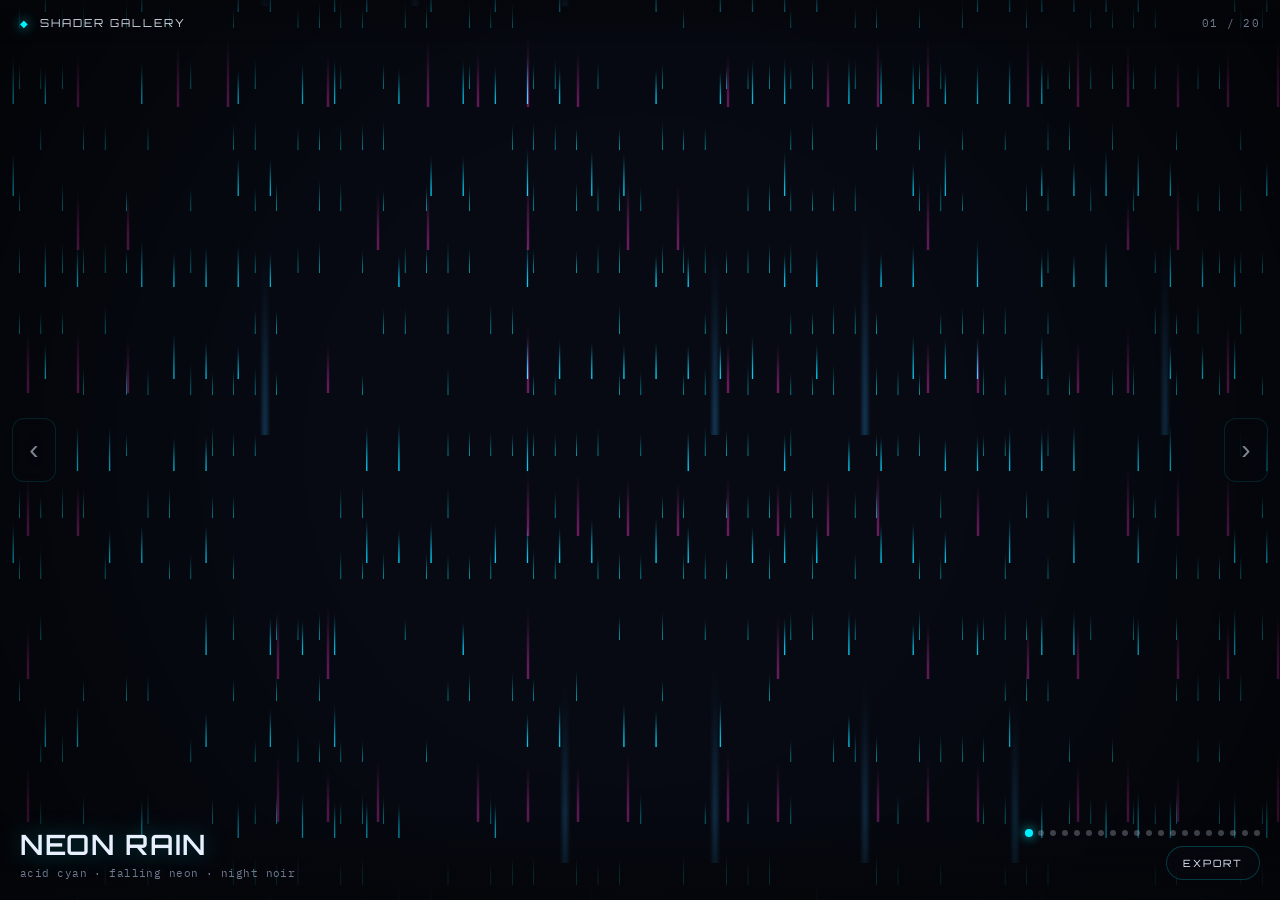
<file: index.html>
<!DOCTYPE html>
<html lang="en">
<head>
  <meta charset="UTF-8" />
  <meta name="viewport" content="width=device-width, initial-scale=1, viewport-fit=cover, maximum-scale=1, user-scalable=no" />
  <meta name="mobile-web-app-capable" content="yes" />
  <meta name="apple-mobile-web-app-capable" content="yes" />
  <meta name="apple-mobile-web-app-status-bar-style" content="black-translucent" />
  <meta name="theme-color" content="#05060a" />
  <meta name="description" content="Julián's Shader Gallery — 20 cyberpunk WebGL section backgrounds" />
  <title>Shader Gallery</title>
  <link rel="icon" href="data:image/svg+xml,%3Csvg xmlns='http://www.w3.org/2000/svg' viewBox='0 0 32 32'%3E%3Crect width='32' height='32' rx='6' fill='%2305060a'/%3E%3Ccircle cx='16' cy='16' r='6' fill='%2300f0ff'/%3E%3C/svg%3E" />
  <link rel="stylesheet" href="styles.css" />
  <link rel="preconnect" href="https://fonts.googleapis.com" />
  <link rel="preconnect" href="https://fonts.gstatic.com" crossorigin />
  <link href="https://fonts.googleapis.com/css2?family=Orbitron:wght@400;600;700&family=IBM+Plex+Mono:wght@400;500&display=swap" rel="stylesheet" />
</head>
<body>
  <div id="fallback" class="fallback" hidden>
    <div class="fallback-card">
      <h1>WebGL unavailable</h1>
      <p>This gallery needs WebGL to run the shaders. Try another browser (Safari 15+, Chrome, Firefox) or enable WebGL in settings.</p>
    </div>
  </div>

  <canvas id="gl" aria-label="Shader canvas"></canvas>

  <div class="chrome" id="chrome">
    <header class="top-bar">
      <div class="brand">
        <span class="brand-mark">◆</span>
        <span class="brand-text">SHADER GALLERY</span>
      </div>
      <div class="counter" id="counter">01 / 20</div>
    </header>

    <button class="nav nav-prev" id="prev" type="button" aria-label="Previous shader">‹</button>
    <button class="nav nav-next" id="next" type="button" aria-label="Next shader">›</button>

    <footer class="bottom-bar">
      <div class="shader-meta">
        <h1 class="shader-name" id="shaderName">Neon Rain</h1>
        <p class="shader-mood" id="shaderMood">acid cyan · falling neon · night noir</p>
      </div>
      <div class="actions">
        <div class="dots" id="dots" role="tablist" aria-label="Shader index"></div>
        <button class="btn-export" id="exportBtn" type="button">EXPORT</button>
      </div>
    </footer>
  </div>

  <div class="export-panel" id="exportPanel" hidden>
    <div class="export-sheet">
      <div class="export-head">
        <h2>Export Spec</h2>
        <button class="btn-close" id="closeExport" type="button" aria-label="Close">×</button>
      </div>
      <pre class="export-body" id="exportBody"></pre>
      <div class="export-foot">
        <button class="btn-copy" id="copyExport" type="button">Copy to clipboard</button>
        <span class="copy-status" id="copyStatus" aria-live="polite"></span>
      </div>
    </div>
  </div>

  <script src="shaders.js"></script>
  <script src="shaders-lote2.js"></script>
  <script src="app.js"></script>
</body>
</html>
</file>
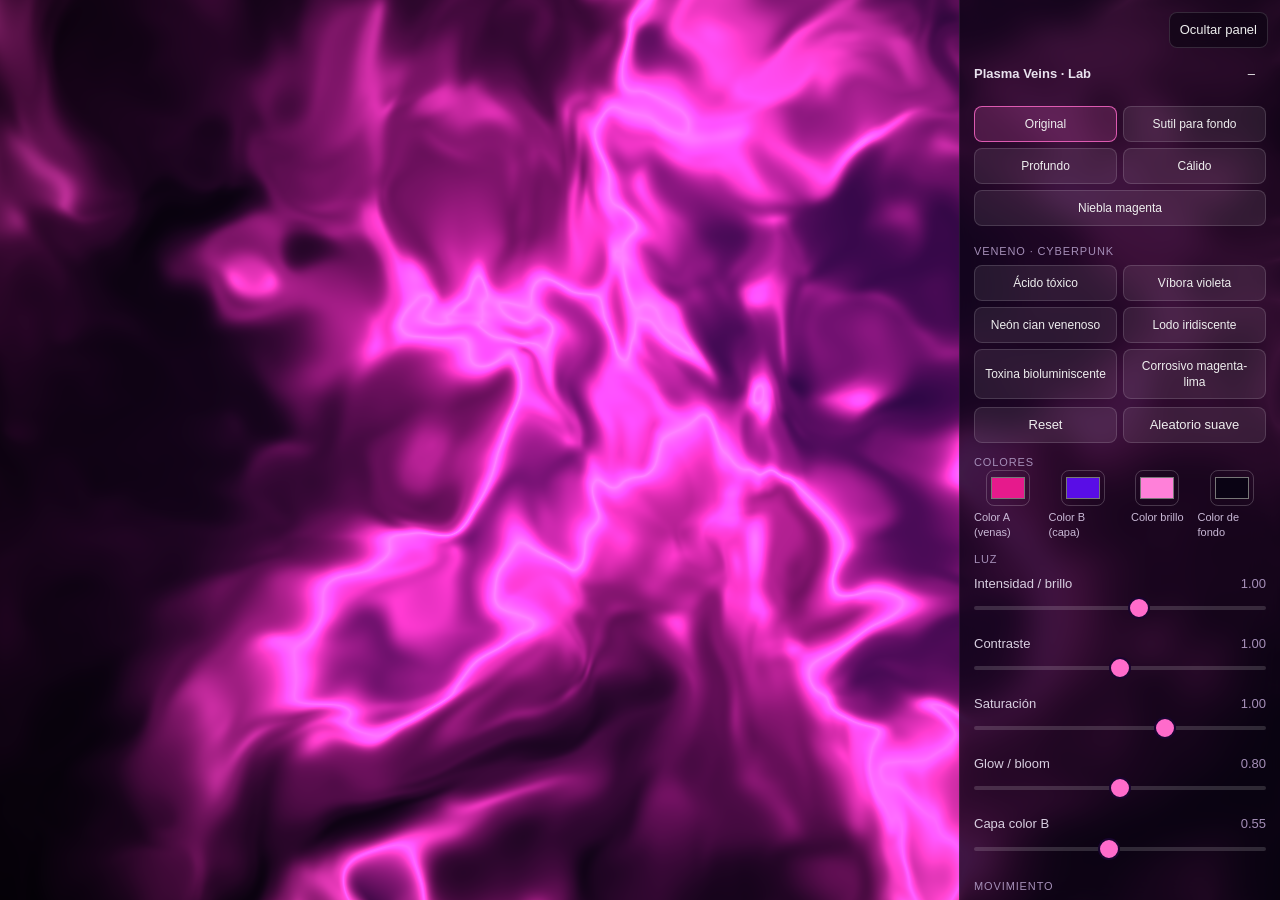
<file: plasma-lab.html>
<!DOCTYPE html>
<html lang="es">
<head>
<meta charset="utf-8" />
<meta name="viewport" content="width=device-width, initial-scale=1, viewport-fit=cover" />
<title>Plasma Veins · Lab</title>
<link rel="stylesheet" href="plasma-lab.css" />
</head>
<body>
<canvas id="c"></canvas>
<div id="fallback" hidden>WebGL no está disponible en este navegador, así que no puedo mostrar el shader en vivo. Igual puedes ajustar los valores y exportarlos.</div>
<img id="logo" src="ignara-wordmark.svg" alt="Ignara" aria-hidden="true" />
<button id="togglePanel" class="fab" aria-expanded="true">Ocultar panel</button>
<aside id="panel">
  <header class="ph">
    <strong>Plasma Veins · Lab</strong>
    <button id="collapse" class="ghost" aria-label="Colapsar">–</button>
  </header>
  <div class="pbody">
    <div class="row presets" id="presets"></div>
    <div class="row btns">
      <button id="reset">Reset</button>
      <button id="random">Aleatorio suave</button>
    </div>
    <div id="controls"></div>
    <div class="row btns">
      <button id="copy">Copiar configuración</button>
      <button id="export" class="accent">EXPORT</button>
    </div>
    <p class="hint">Se guarda solo en este navegador y en el enlace (#). Comparte la URL para reproducirla.</p>
    <p class="hint"><a href="./">← Volver a la galería</a></p>
  </div>
</aside>
<div id="exportPanel" hidden>
  <div class="ebox">
    <div class="ebar"><strong>EXPORT · Ignara Universe</strong><span><button id="copyExport">Copiar</button> <button id="closeExport" class="ghost">Cerrar</button></span></div>
    <pre id="exportBody"></pre>
  </div>
</div>
<div id="toast" hidden></div>
<script src="plasma-lab.js"></script>
</body>
</html>
</file>
<file: styles.css>
*, *::before, *::after { box-sizing: border-box; margin: 0; padding: 0; }

:root {
  --bg: #05060a;
  --fg: #e8f0ff;
  --muted: rgba(200, 220, 255, 0.55);
  --accent: #00f0ff;
  --accent2: #ff2bd6;
  --glass: rgba(8, 10, 18, 0.55);
  --glass-border: rgba(0, 240, 255, 0.22);
  --safe-b: env(safe-area-inset-bottom, 0px);
  --safe-t: env(safe-area-inset-top, 0px);
}

html, body {
  width: 100%;
  height: 100%;
  overflow: hidden;
  background: var(--bg);
  color: var(--fg);
  font-family: "IBM Plex Mono", ui-monospace, Menlo, monospace;
  -webkit-font-smoothing: antialiased;
  -webkit-tap-highlight-color: transparent;
  touch-action: pan-y;
  user-select: none;
  -webkit-user-select: none;
}

#gl {
  position: fixed;
  inset: 0;
  width: 100%;
  height: 100%;
  display: block;
  z-index: 0;
  touch-action: none;
}

.chrome {
  position: fixed;
  inset: 0;
  z-index: 2;
  pointer-events: none;
  display: flex;
  flex-direction: column;
  justify-content: space-between;
}

.top-bar, .bottom-bar {
  pointer-events: auto;
  padding: calc(16px + var(--safe-t)) 20px 12px;
  display: flex;
  align-items: center;
  justify-content: space-between;
  gap: 12px;
  background: linear-gradient(180deg, rgba(5,6,10,0.72) 0%, rgba(5,6,10,0) 100%);
}

.bottom-bar {
  padding: 12px 20px calc(20px + var(--safe-b));
  background: linear-gradient(0deg, rgba(5,6,10,0.85) 0%, rgba(5,6,10,0) 100%);
  flex-wrap: wrap;
  align-items: flex-end;
}

.brand {
  display: flex;
  align-items: center;
  gap: 10px;
  font-family: Orbitron, sans-serif;
  font-size: 11px;
  letter-spacing: 0.18em;
  text-transform: uppercase;
}

.brand-mark {
  color: var(--accent);
  font-size: 10px;
  filter: drop-shadow(0 0 6px var(--accent));
}

.brand-text { opacity: 0.9; }
.brand-lote {
  padding: 2px 8px;
  border: 1px solid var(--glass-border);
  border-radius: 999px;
  color: var(--accent);
  background: rgba(0, 240, 255, 0.06);
  font-size: 9px;
  letter-spacing: 0.14em;
}

.counter {
  font-size: 11px;
  letter-spacing: 0.12em;
  color: var(--muted);
  font-variant-numeric: tabular-nums;
}

.shader-meta { flex: 1; min-width: 0; }

.shader-name {
  font-family: Orbitron, sans-serif;
  font-weight: 600;
  font-size: clamp(18px, 4.5vw, 28px);
  letter-spacing: 0.06em;
  text-transform: uppercase;
  text-shadow: 0 0 24px rgba(0, 240, 255, 0.35);
  margin-bottom: 4px;
}

.shader-mood {
  font-size: 11px;
  color: var(--muted);
  letter-spacing: 0.04em;
  white-space: nowrap;
  overflow: hidden;
  text-overflow: ellipsis;
  max-width: 70vw;
}

.actions {
  display: flex;
  flex-direction: column;
  align-items: flex-end;
  gap: 10px;
}

.dots {
  display: flex;
  gap: 6px;
  align-items: center;
}

.dot {
  width: 6px;
  height: 6px;
  border-radius: 50%;
  border: none;
  background: rgba(232, 240, 255, 0.25);
  cursor: pointer;
  padding: 0;
  transition: transform 0.2s ease, background 0.2s ease, box-shadow 0.2s ease;
  pointer-events: auto;
}

.dot.active {
  background: var(--accent);
  box-shadow: 0 0 8px var(--accent);
  transform: scale(1.35);
}

.btn-export {
  pointer-events: auto;
  font-family: Orbitron, sans-serif;
  font-size: 10px;
  letter-spacing: 0.2em;
  padding: 10px 16px;
  border-radius: 999px;
  border: 1px solid var(--glass-border);
  background: var(--glass);
  color: var(--fg);
  backdrop-filter: blur(12px);
  -webkit-backdrop-filter: blur(12px);
  cursor: pointer;
  transition: border-color 0.2s, box-shadow 0.2s, color 0.2s;
}

.btn-export:hover, .btn-export:focus-visible {
  border-color: var(--accent);
  color: var(--accent);
  box-shadow: 0 0 18px rgba(0, 240, 255, 0.25);
  outline: none;
}

.nav {
  pointer-events: auto;
  position: absolute;
  top: 50%;
  transform: translateY(-50%);
  width: 44px;
  height: 64px;
  border: 1px solid var(--glass-border);
  background: var(--glass);
  color: var(--fg);
  font-size: 28px;
  line-height: 1;
  border-radius: 12px;
  cursor: pointer;
  backdrop-filter: blur(10px);
  -webkit-backdrop-filter: blur(10px);
  opacity: 0.55;
  transition: opacity 0.2s, border-color 0.2s;
  display: flex;
  align-items: center;
  justify-content: center;
}

.nav:hover, .nav:focus-visible { opacity: 1; border-color: var(--accent); outline: none; }
.nav-prev { left: 12px; }
.nav-next { right: 12px; }

@media (max-width: 640px) {
  .nav { display: none; }
  .shader-mood { max-width: 58vw; }
}

.fallback {
  position: fixed;
  inset: 0;
  z-index: 50;
  display: flex;
  align-items: center;
  justify-content: center;
  padding: 24px;
  background: var(--bg);
}

.fallback[hidden] { display: none !important; }

.fallback-card {
  max-width: 420px;
  padding: 28px;
  border: 1px solid var(--glass-border);
  border-radius: 16px;
  background: rgba(12, 14, 22, 0.95);
}

.fallback-card h1 {
  font-family: Orbitron, sans-serif;
  font-size: 18px;
  margin-bottom: 12px;
  color: var(--accent2);
}

.fallback-card p {
  font-size: 13px;
  line-height: 1.55;
  color: var(--muted);
  user-select: text;
  -webkit-user-select: text;
}

.export-panel {
  position: fixed;
  inset: 0;
  z-index: 40;
  background: rgba(2, 3, 8, 0.72);
  backdrop-filter: blur(8px);
  -webkit-backdrop-filter: blur(8px);
  display: flex;
  align-items: flex-end;
  justify-content: center;
  padding: 16px;
  padding-bottom: calc(16px + var(--safe-b));
}

.export-panel[hidden] { display: none !important; }

.export-sheet {
  width: min(720px, 100%);
  max-height: min(78vh, 820px);
  display: flex;
  flex-direction: column;
  border-radius: 18px 18px 14px 14px;
  border: 1px solid var(--glass-border);
  background: rgba(8, 10, 18, 0.96);
  box-shadow: 0 20px 60px rgba(0, 0, 0, 0.55), 0 0 40px rgba(0, 240, 255, 0.08);
  overflow: hidden;
}

.export-head {
  display: flex;
  align-items: center;
  justify-content: space-between;
  padding: 14px 16px;
  border-bottom: 1px solid rgba(0, 240, 255, 0.12);
}

.export-head h2 {
  font-family: Orbitron, sans-serif;
  font-size: 13px;
  letter-spacing: 0.16em;
  text-transform: uppercase;
  color: var(--accent);
}

.btn-close {
  width: 36px;
  height: 36px;
  border: none;
  background: transparent;
  color: var(--fg);
  font-size: 24px;
  cursor: pointer;
  border-radius: 8px;
}

.btn-close:hover { background: rgba(255,255,255,0.06); }

.export-body {
  flex: 1;
  overflow: auto;
  padding: 16px;
  font-size: 11px;
  line-height: 1.5;
  white-space: pre-wrap;
  word-break: break-word;
  color: #c8d6f0;
  user-select: text;
  -webkit-user-select: text;
  -webkit-overflow-scrolling: touch;
}

.export-foot {
  display: flex;
  align-items: center;
  gap: 12px;
  padding: 12px 16px 16px;
  border-top: 1px solid rgba(0, 240, 255, 0.12);
}

.btn-copy {
  font-family: Orbitron, sans-serif;
  font-size: 10px;
  letter-spacing: 0.16em;
  padding: 11px 18px;
  border-radius: 999px;
  border: 1px solid var(--accent);
  background: rgba(0, 240, 255, 0.12);
  color: var(--accent);
  cursor: pointer;
}

.btn-copy:hover { background: rgba(0, 240, 255, 0.22); }

.copy-status {
  font-size: 11px;
  color: var(--muted);
}

@media (prefers-reduced-motion: reduce) {
  .dot, .nav, .btn-export { transition: none; }
}
</file>
<file: plasma-lab.css>
html,body{margin:0;height:100%;background:#0a0314;overflow:hidden;font:13px/1.35 -apple-system,BlinkMacSystemFont,"Segoe UI",Roboto,sans-serif;color:#e8e2ee;-webkit-text-size-adjust:100%}
canvas{position:fixed;inset:0;width:100%;height:100%;display:block}
#fallback{position:fixed;inset:0;display:flex;align-items:center;justify-content:center;padding:32px;text-align:center;color:#c9b9d6}
button{font:inherit;color:#eee;background:rgba(255,255,255,.08);border:1px solid rgba(255,255,255,.14);border-radius:8px;padding:8px 10px;min-height:36px;cursor:pointer;-webkit-tap-highlight-color:transparent}
button:hover{background:rgba(255,255,255,.14)}
button.ghost{background:none;border-color:transparent}
button.accent{background:rgba(255,31,143,.25);border-color:rgba(255,31,143,.5)}
button.on{border-color:rgba(255,107,203,.8);background:rgba(255,107,203,.18)}
.fab{position:fixed;z-index:20;right:12px;top:calc(12px + env(safe-area-inset-top));background:rgba(10,4,18,.6);backdrop-filter:blur(8px);-webkit-backdrop-filter:blur(8px)}
#panel{position:fixed;z-index:10;top:0;right:0;bottom:0;width:320px;background:rgba(10,4,18,.78);backdrop-filter:blur(14px);-webkit-backdrop-filter:blur(14px);border-left:1px solid rgba(255,255,255,.08);display:flex;flex-direction:column;transition:transform .25s ease}
#panel.hidden{transform:translateX(105%)}
#panel.collapsed .pbody{display:none}
.ph{display:flex;justify-content:space-between;align-items:center;padding:14px 14px 6px;padding-top:calc(56px + env(safe-area-inset-top))}
.pbody{overflow-y:auto;-webkit-overflow-scrolling:touch;padding:0 14px calc(16px + env(safe-area-inset-bottom))}
.row{display:flex;gap:6px;flex-wrap:wrap;margin:8px 0}
.btns button{flex:1}
.presets button{flex:1 1 45%;font-size:12px}
.grp{margin-top:12px;font-size:11px;letter-spacing:.08em;text-transform:uppercase;color:#a58fb8}
.ctl{margin:8px 0}
.ctl label{display:flex;justify-content:space-between;color:#d8cfe0}
.ctl output{color:#a58fb8;font-variant-numeric:tabular-nums}
input[type=range]{width:100%;height:28px;margin:2px 0;-webkit-appearance:none;appearance:none;background:transparent;touch-action:pan-y}
input[type=range]::-webkit-slider-runnable-track{height:4px;background:rgba(255,255,255,.15);border-radius:2px}
input[type=range]::-webkit-slider-thumb{-webkit-appearance:none;width:22px;height:22px;margin-top:-9px;border-radius:50%;background:#ff6bcb;border:2px solid #1a0530}
input[type=range]::-moz-range-track{height:4px;background:rgba(255,255,255,.15);border-radius:2px}
input[type=range]::-moz-range-thumb{width:20px;height:20px;border-radius:50%;background:#ff6bcb;border:2px solid #1a0530}
.colors{display:grid;grid-template-columns:repeat(4,1fr);gap:6px}
.colors label{display:flex;flex-direction:column;align-items:center;font-size:11px;color:#c9b9d6;gap:4px}
input[type=color]{width:44px;height:36px;border:1px solid rgba(255,255,255,.2);border-radius:8px;background:none;padding:2px}
.hint{color:#8d7c9c;font-size:11px}
.hint a{color:#c9b9d6}
#exportPanel{position:fixed;inset:0;z-index:30;background:rgba(0,0,0,.7);display:flex;align-items:center;justify-content:center;padding:12px}
#exportPanel[hidden],#toast[hidden],#fallback[hidden]{display:none}
.ebox{background:#0d0616;border:1px solid rgba(255,255,255,.12);border-radius:12px;width:min(900px,100%);max-height:90vh;display:flex;flex-direction:column}
.ebar{display:flex;justify-content:space-between;align-items:center;padding:10px 12px;border-bottom:1px solid rgba(255,255,255,.08)}
#exportBody{margin:0;padding:12px;overflow:auto;font:11px/1.4 ui-monospace,Menlo,monospace;white-space:pre-wrap;word-break:break-all;-webkit-user-select:text;user-select:text}
#toast{position:fixed;z-index:40;left:50%;bottom:calc(24px + env(safe-area-inset-bottom));transform:translateX(-50%);background:rgba(20,8,30,.92);border:1px solid rgba(255,255,255,.15);padding:8px 14px;border-radius:999px}
@media (max-width:700px){
  #panel{top:auto;left:0;width:auto;max-height:58vh;border-left:0;border-top:1px solid rgba(255,255,255,.1);border-radius:16px 16px 0 0}
  #panel.hidden{transform:translateY(105%)}
  .ph{padding-top:12px}
  .ph::before{content:"";position:absolute;left:50%;top:6px;width:36px;height:4px;margin-left:-18px;border-radius:2px;background:rgba(255,255,255,.25)}
}
#logo{position:fixed;z-index:5;left:50%;top:50%;transform:translate(-50%,-50%);width:26vw;max-width:360px;height:auto;filter:brightness(0) invert(1);pointer-events:none;opacity:0;transition:opacity .3s ease}
body.panel-hidden #logo{opacity:1}
@media (max-width:700px){#logo{width:45vw}}
</file>
